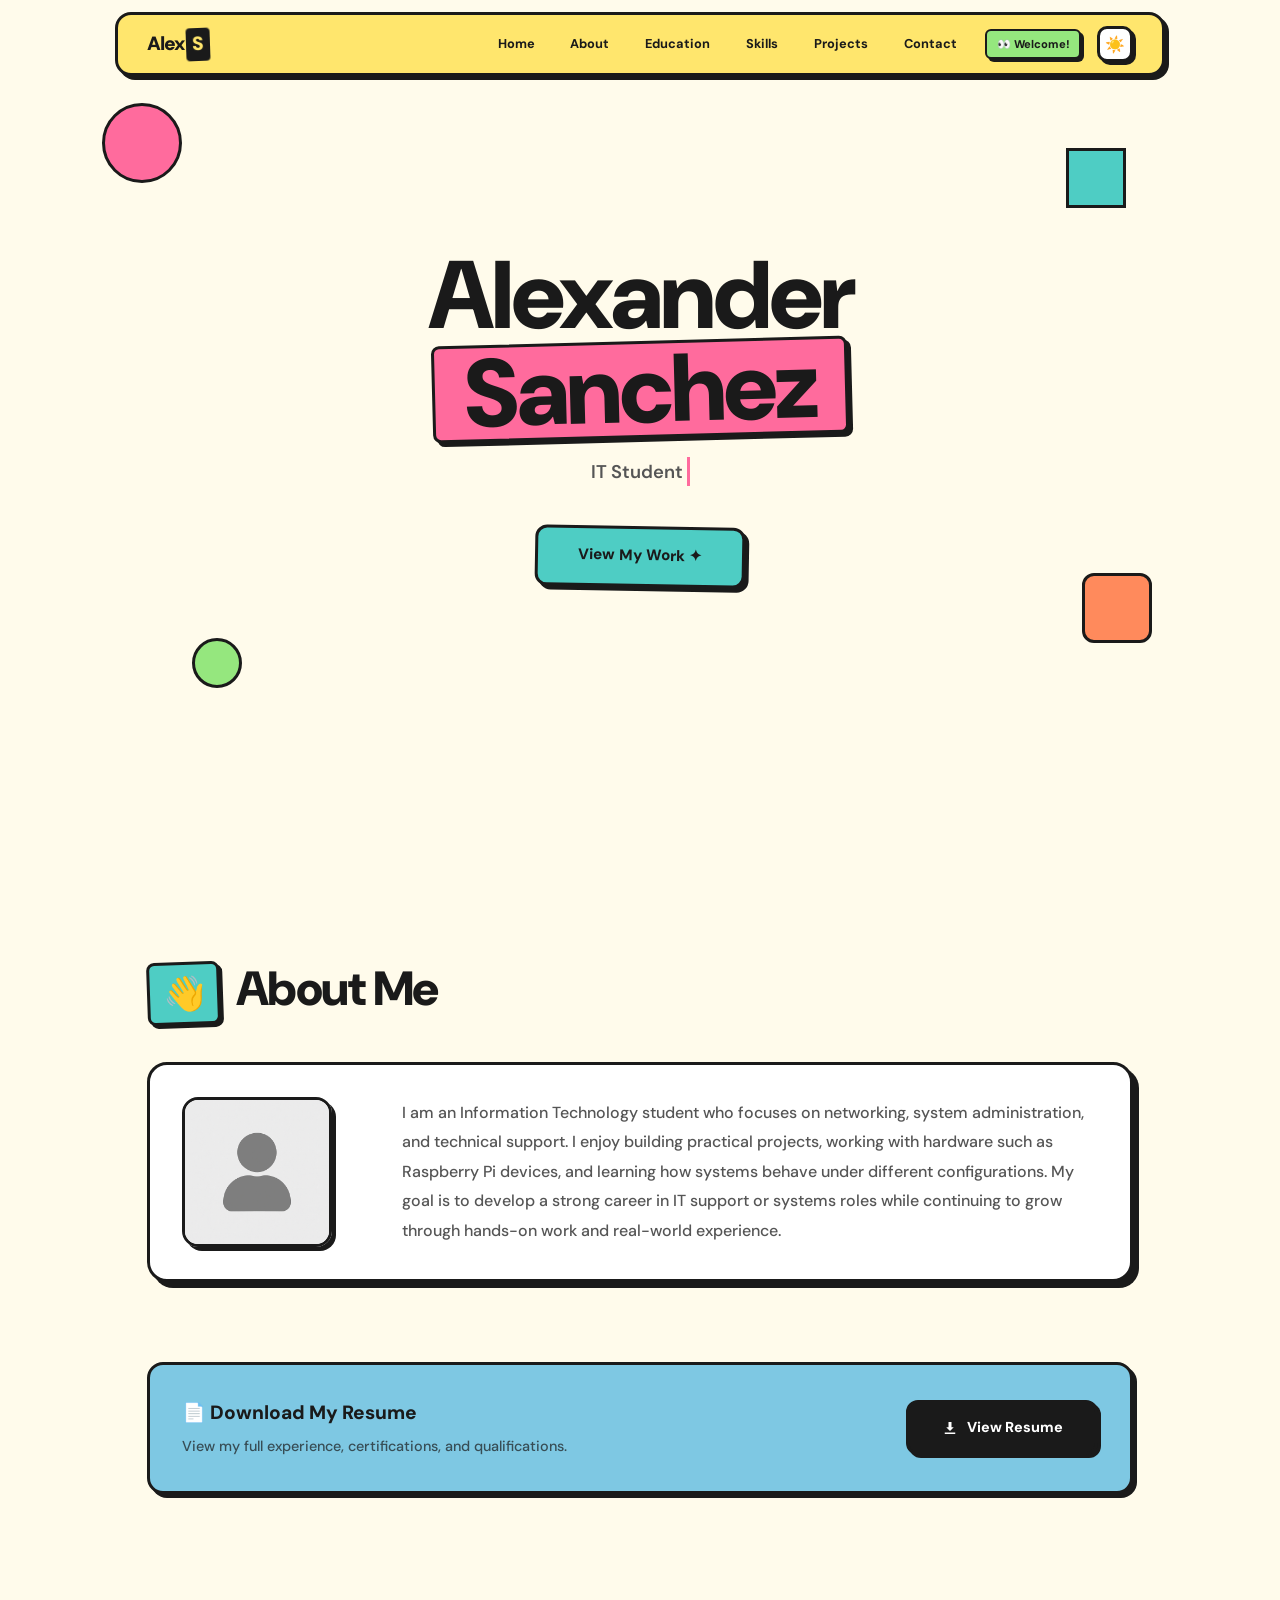
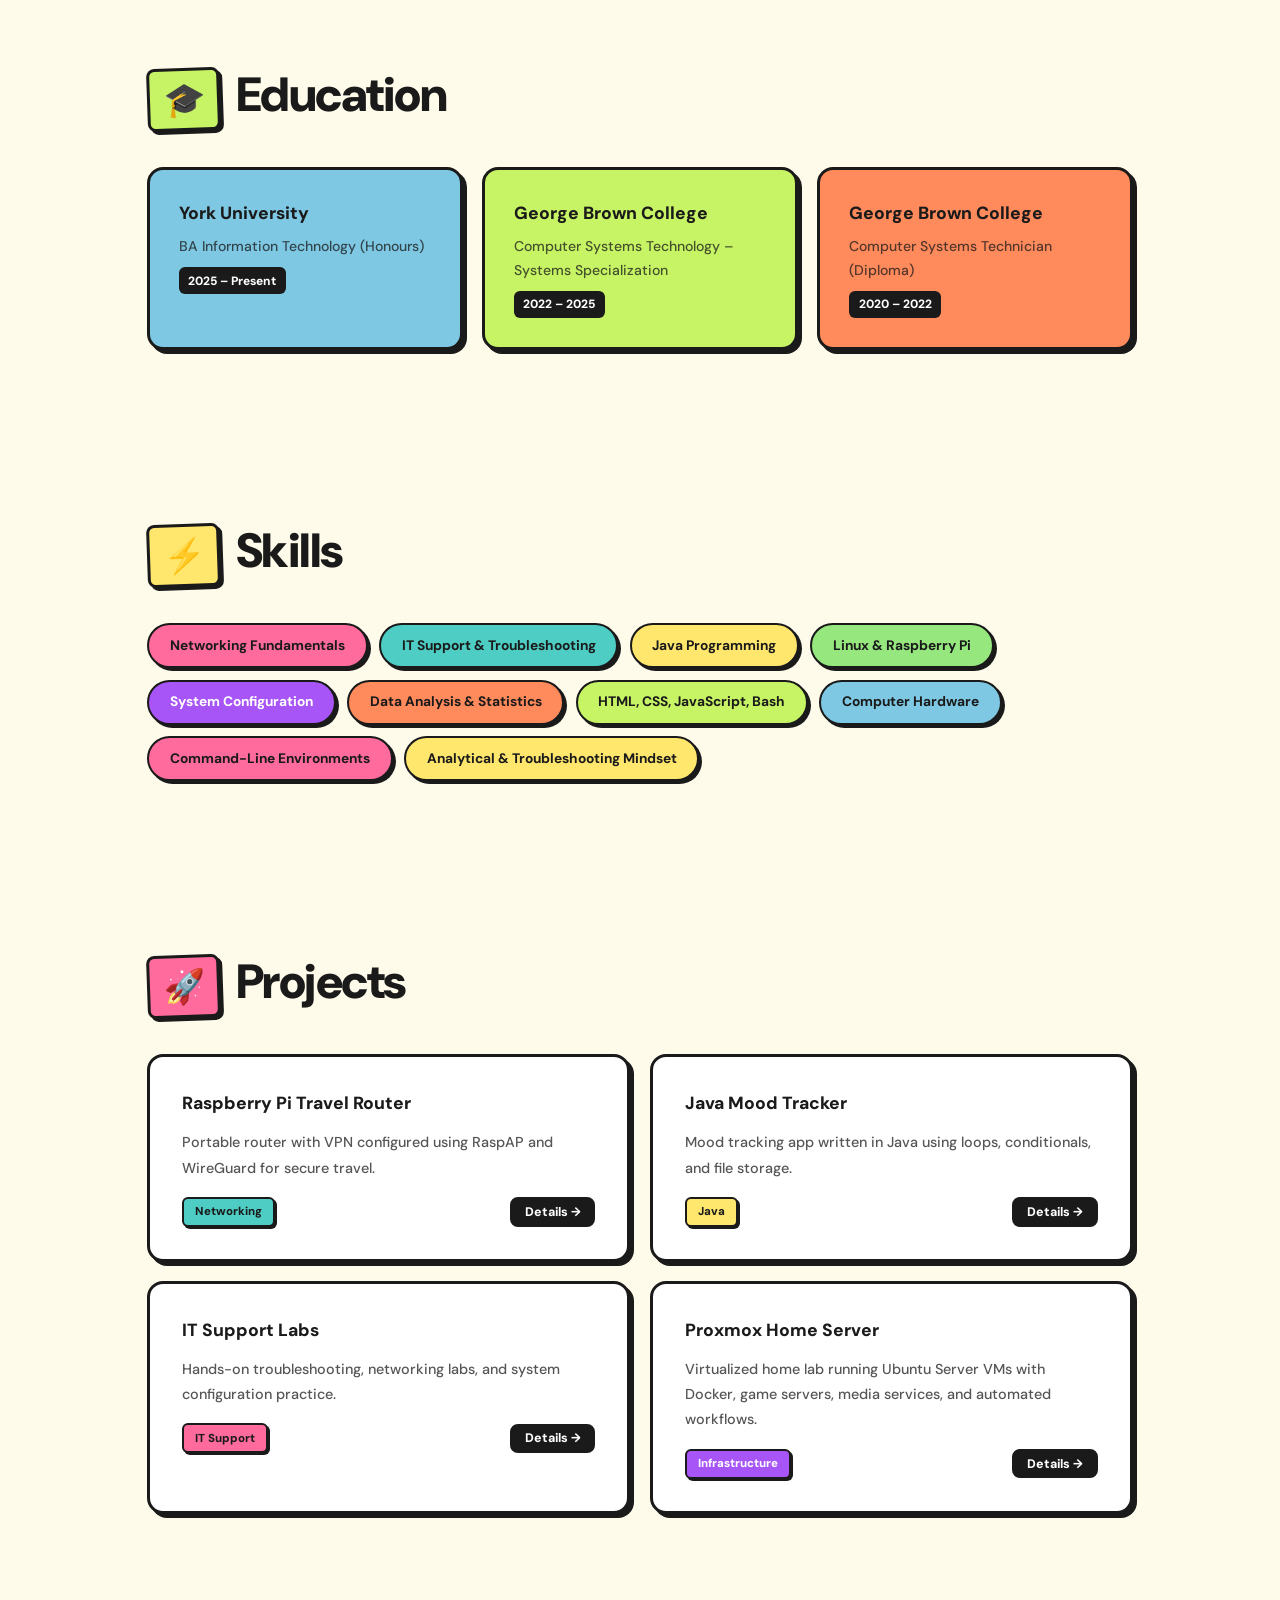
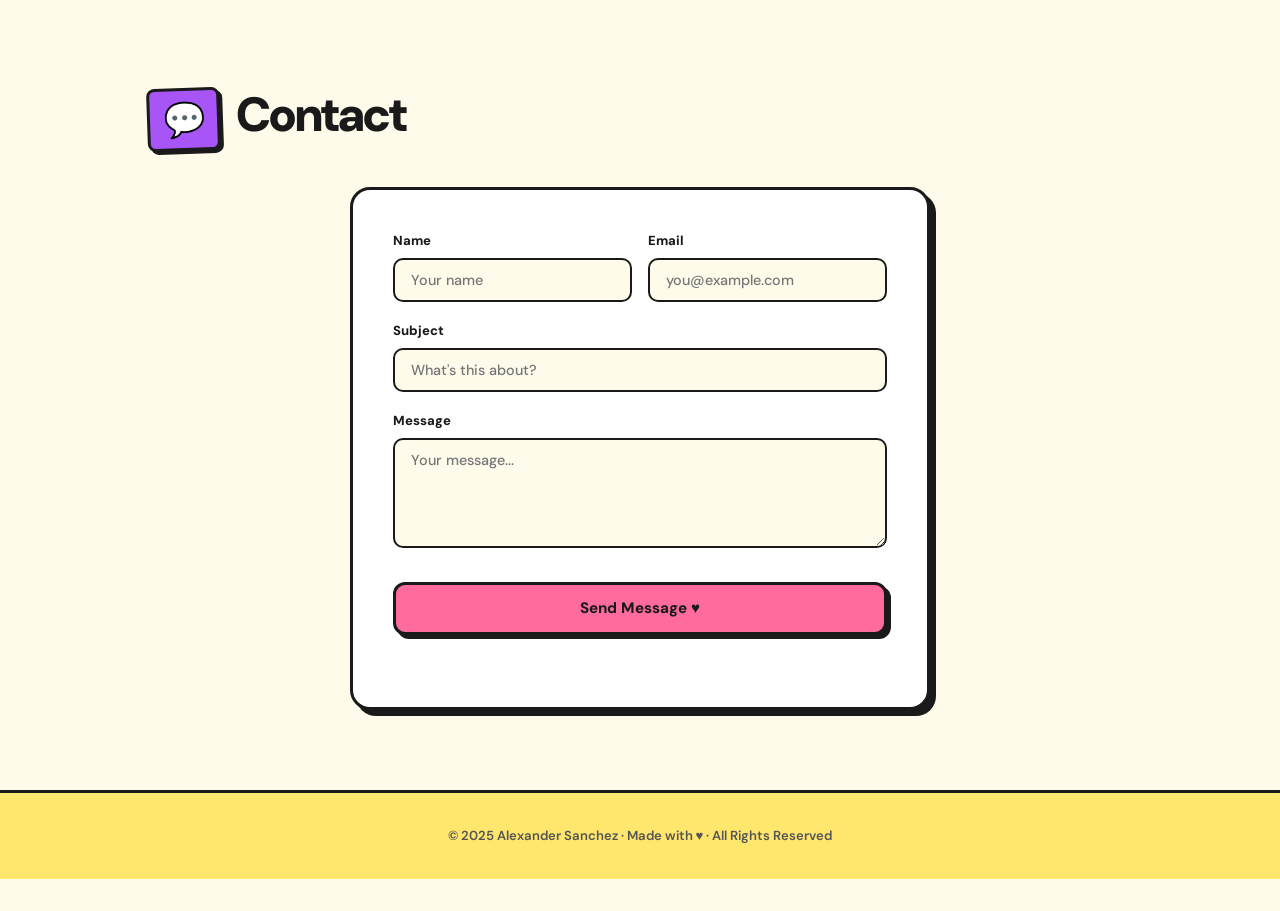
<file: index.html>
<!DOCTYPE html>
<html lang="en" data-theme="light">
<head>
<meta charset="UTF-8">
<meta name="viewport" content="width=device-width, initial-scale=1.0">
<title>Alexander Sanchez | IT Professional Portfolio</title>
<meta name="description" content="Alexander Sanchez — IT Systems, Networking & Technical Support professional. York University IT student with hands-on project experience.">
<meta property="og:title" content="Alexander Sanchez | Portfolio">
<meta property="og:description" content="IT Systems, Networking & Technical Support. Explore my projects, skills, and experience.">
<meta property="og:type" content="website">
<meta property="og:image" content="images/og-preview.png">
<meta property="og:url" content="https://alexandersanchez27.github.io/">
<meta name="twitter:card" content="summary_large_image">
<link rel="icon" href="images/favicon.png">
<style>
@import url('https://fonts.googleapis.com/css2?family=DM+Sans:wght@400;500;600;700;800;900&display=swap');

*,*::before,*::after{margin:0;padding:0;box-sizing:border-box}

[data-theme="light"]{
  --bg:#fffbeb;--black:#1a1a1a;--card:#fff;
  --pink:#ff6b9d;--blue:#4ecdc4;--yellow:#ffe66d;
  --purple:#a855f7;--orange:#ff8a5c;--green:#95e77e;
  --lime:#c7f464;--sky:#7ec8e3;
  --text:#1a1a1a;--text2:#555;--text3:#888;
  --shadow:4px 4px 0 var(--black);--shadow-lg:6px 6px 0 var(--black);--shadow-sm:3px 3px 0 var(--black);
  --nav-bg:var(--yellow);--footer-bg:var(--yellow);
  --modal-overlay:rgba(0,0,0,0.5);
}
[data-theme="dark"]{
  --bg:#1a1a2e;--black:#000;--card:#262640;
  --pink:#ff6b9d;--blue:#4ecdc4;--yellow:#ffe66d;
  --purple:#a855f7;--orange:#ff8a5c;--green:#95e77e;
  --lime:#c7f464;--sky:#7ec8e3;
  --text:#f0f0f0;--text2:#b0b0c0;--text3:#777;
  --shadow:4px 4px 0 #000;--shadow-lg:6px 6px 0 #000;--shadow-sm:3px 3px 0 #000;
  --nav-bg:#2a2a45;--footer-bg:#2a2a45;
  --modal-overlay:rgba(0,0,0,0.7);
}

html{scroll-behavior:smooth;font-size:16px}
body{font-family:'DM Sans',sans-serif;background:var(--bg);color:var(--text);overflow-x:hidden;line-height:1.7;transition:background .4s,color .4s}

::-webkit-scrollbar{width:8px}
::-webkit-scrollbar-track{background:var(--bg)}
::-webkit-scrollbar-thumb{background:var(--black);border:2px solid var(--bg)}

.page-transition{position:fixed;inset:0;background:var(--yellow);z-index:100000;transform:scaleY(0);transform-origin:bottom;pointer-events:none}
.page-transition.active{animation:pageWipe .6s ease forwards}
@keyframes pageWipe{0%{transform:scaleY(0);transform-origin:bottom}50%{transform:scaleY(1);transform-origin:bottom}50.1%{transform-origin:top}100%{transform:scaleY(0);transform-origin:top}}

.navbar{
  position:fixed;top:12px;left:50%;transform:translateX(-50%);z-index:1000;
  display:flex;align-items:center;justify-content:space-between;
  padding:.7rem 1.8rem;width:min(94%,1050px);
  background:var(--nav-bg);border:3px solid var(--black);border-radius:16px;
  box-shadow:var(--shadow);transition:all .4s;
}
.logo{font-size:1.2rem;font-weight:900;letter-spacing:-1px}
.logo span{display:inline-block;background:var(--black);color:var(--yellow);padding:0 .4rem;border-radius:4px;margin-left:2px;transform:rotate(-2deg)}
.nav-right{display:flex;align-items:center;gap:1rem}
.nav-links{display:flex;gap:.8rem;align-items:center}
.nav-links a{color:var(--text);text-decoration:none;font-size:.8rem;font-weight:700;padding:.3rem .6rem;border-radius:8px;border:2px solid transparent;transition:all .15s}
.nav-links a:hover{border-color:var(--black);background:var(--card);box-shadow:var(--shadow-sm)}
.theme-toggle{width:36px;height:36px;border-radius:10px;border:3px solid var(--black);background:var(--card);font-size:1rem;cursor:pointer;display:flex;align-items:center;justify-content:center;box-shadow:var(--shadow-sm);transition:all .15s;padding:0}
.theme-toggle:hover{transform:translateY(2px);box-shadow:1px 1px 0 var(--black)}

.hamburger{display:none;flex-direction:column;gap:5px;cursor:pointer;background:none;border:none;padding:4px;z-index:1001}
.hamburger span{display:block;width:22px;height:3px;background:var(--black);border-radius:2px;transition:all .3s}
.hamburger.active span:nth-child(1){transform:rotate(45deg) translate(5px,6px)}
.hamburger.active span:nth-child(2){opacity:0}
.hamburger.active span:nth-child(3){transform:rotate(-45deg) translate(5px,-6px)}
[data-theme="dark"] .hamburger span{background:var(--text)}

.visitor-badge{
  font-size:.7rem;font-weight:800;padding:.2rem .6rem;
  background:var(--green);border:2px solid var(--black);border-radius:6px;
  box-shadow:var(--shadow-sm);white-space:nowrap;color:var(--black);
}

.hero{min-height:100vh;display:flex;align-items:center;justify-content:center;text-align:center;padding:0 2rem;margin-top:-2rem;position:relative;overflow:hidden}
.shape{position:absolute;border:3px solid var(--black);z-index:0}
.shape-1{width:80px;height:80px;background:var(--pink);border-radius:50%;top:15%;left:8%;animation:bob 4s ease-in-out infinite}
.shape-2{width:60px;height:60px;background:var(--blue);top:20%;right:12%;animation:bob 5s ease-in-out infinite .5s}
.shape-3{width:50px;height:50px;background:var(--green);border-radius:50%;bottom:20%;left:15%;animation:bob 4.5s ease-in-out infinite 1s}
.shape-4{width:70px;height:70px;background:var(--orange);bottom:25%;right:10%;border-radius:12px;animation:bob 5.5s ease-in-out infinite 1.5s}
@keyframes bob{0%,100%{transform:translateY(0)}50%{transform:translateY(-15px)}}

.hero-content{position:relative;z-index:1}
.hero h1{font-size:clamp(3rem,8vw,6rem);font-weight:900;letter-spacing:-3px;line-height:.95;margin-bottom:1.2rem}
.hero h1 .highlight{display:inline-block;background:var(--pink);padding:0 .3em;border:3px solid var(--black);border-radius:8px;box-shadow:var(--shadow);transform:rotate(-1.5deg)}

.typing-wrapper{height:1.8em;margin-bottom:2.5rem;overflow:hidden}
.typing-text{font-size:clamp(.95rem,1.5vw,1.15rem);font-weight:600;color:var(--text2);border-right:3px solid var(--pink);padding-right:4px;display:inline-block;white-space:nowrap}

.cta-btn{
  display:inline-block;padding:.9rem 2.5rem;background:var(--blue);color:var(--black);
  text-decoration:none;font-size:.95rem;font-weight:800;
  border:3px solid var(--black);border-radius:12px;box-shadow:var(--shadow);transition:all .1s;transform:rotate(1deg);
}
.cta-btn:hover{transform:rotate(0deg) translateY(2px);box-shadow:2px 2px 0 var(--black)}

.section{max-width:1050px;margin:0 auto;padding:5rem 2rem;position:relative}
.section h2{font-size:clamp(2rem,4vw,3rem);font-weight:900;letter-spacing:-1.5px;margin-bottom:2rem}
.section h2 .badge{display:inline-block;font-size:.7em;padding:0 .4em;border:3px solid var(--black);border-radius:8px;box-shadow:var(--shadow-sm);transform:rotate(-2deg);margin-right:.2em}

.fade-in{opacity:0;transform:translateY(25px);transition:all .6s ease}
.fade-in.visible{opacity:1;transform:translateY(0)}

.about-card{display:grid;grid-template-columns:180px 1fr;gap:2.5rem;align-items:center;padding:2rem;background:var(--card);border:3px solid var(--black);border-radius:20px;box-shadow:var(--shadow-lg)}
.about-img{width:150px;height:150px;border-radius:16px;object-fit:cover;border:3px solid var(--black);box-shadow:var(--shadow)}
.about-text{color:var(--text2);font-size:1rem;line-height:1.85;font-weight:500}

.resume-card{display:flex;align-items:center;justify-content:space-between;flex-wrap:wrap;gap:1.5rem;padding:2rem;background:var(--sky);border:3px solid var(--black);border-radius:16px;box-shadow:var(--shadow)}
.resume-info h3{font-size:1.2rem;font-weight:800;margin-bottom:.3rem}
.resume-info p{font-size:.9rem;color:var(--black);opacity:.7;font-weight:500}
.resume-btn{display:inline-flex;align-items:center;gap:.5rem;padding:.75rem 2rem;background:var(--black);color:#fff;text-decoration:none;font-size:.9rem;font-weight:800;border:3px solid var(--black);border-radius:12px;box-shadow:var(--shadow-sm);transition:all .15s}
.resume-btn:hover{background:var(--yellow);color:var(--black);transform:translateY(2px);box-shadow:1px 1px 0 var(--black)}
.resume-btn svg{width:18px;height:18px;fill:currentColor}

.edu-grid{display:grid;grid-template-columns:repeat(auto-fit,minmax(280px,1fr));gap:1.2rem}
.edu-card{padding:1.8rem;border:3px solid var(--black);border-radius:16px;box-shadow:var(--shadow);transition:all .15s}
.edu-card:hover{transform:translateY(2px);box-shadow:2px 2px 0 var(--black)}
.edu-card:nth-child(1){background:var(--sky)}
.edu-card:nth-child(2){background:var(--lime)}
.edu-card:nth-child(3){background:var(--orange)}
.edu-card h3{font-size:1.1rem;font-weight:800;margin-bottom:.4rem;color:var(--black)}
.edu-program{font-size:.88rem;color:var(--black);font-weight:500;opacity:.75;margin-bottom:.4rem}
.edu-year{display:inline-block;font-size:.75rem;font-weight:800;padding:.2rem .6rem;background:var(--black);color:#fff;border-radius:6px}

.skills-grid{display:flex;flex-wrap:wrap;gap:.7rem}
.skill-card{padding:.55rem 1.3rem;font-size:.86rem;font-weight:700;color:var(--black);border:2.5px solid var(--black);border-radius:100px;box-shadow:var(--shadow-sm);cursor:default;transition:all .15s}
.skill-card:hover{transform:translateY(2px);box-shadow:1px 1px 0 var(--black)}
.skill-card:nth-child(10n+1){background:var(--pink)}
.skill-card:nth-child(10n+2){background:var(--blue)}
.skill-card:nth-child(10n+3){background:var(--yellow)}
.skill-card:nth-child(10n+4){background:var(--green)}
.skill-card:nth-child(10n+5){background:var(--purple);color:#fff}
.skill-card:nth-child(10n+6){background:var(--orange)}
.skill-card:nth-child(10n+7){background:var(--lime)}
.skill-card:nth-child(10n+8){background:var(--sky)}
.skill-card:nth-child(10n+9){background:var(--pink)}
.skill-card:nth-child(10n+10){background:var(--yellow)}

.project-grid{display:grid;grid-template-columns:repeat(2,1fr);gap:1.2rem}
.project-card{padding:2rem;background:var(--card);border:3px solid var(--black);border-radius:16px;box-shadow:var(--shadow);transition:all .15s}
.project-card:hover{transform:translateY(3px);box-shadow:2px 2px 0 var(--black)}
.project-card h3{font-size:1.1rem;font-weight:800;margin-bottom:.7rem}
.project-card p{color:var(--text2);font-size:.9rem;line-height:1.75;font-weight:500}
.project-footer{display:flex;align-items:center;justify-content:space-between;margin-top:1rem;flex-wrap:wrap;gap:.5rem}
.project-tag{display:inline-block;padding:.2rem .7rem;font-size:.72rem;font-weight:800;color:var(--black);border:2px solid var(--black);border-radius:6px;box-shadow:2px 2px 0 var(--black)}
.project-card:nth-child(1) .project-tag{background:var(--blue)}
.project-card:nth-child(2) .project-tag{background:var(--yellow)}
.project-card:nth-child(3) .project-tag{background:var(--pink)}
.project-card:nth-child(4) .project-tag{background:var(--purple);color:#fff}
.project-details-btn{font-size:.78rem;font-weight:800;padding:.3rem .8rem;background:var(--black);color:#fff;border:2px solid var(--black);border-radius:8px;cursor:pointer;transition:all .15s;font-family:inherit}
.project-details-btn:hover{background:var(--yellow);color:var(--black)}

.modal-overlay{position:fixed;inset:0;background:var(--modal-overlay);z-index:10000;display:none;align-items:center;justify-content:center;padding:2rem;backdrop-filter:blur(4px)}
.modal-overlay.active{display:flex}
.modal{background:var(--card);border:3px solid var(--black);border-radius:20px;box-shadow:var(--shadow-lg);max-width:650px;width:100%;max-height:85vh;overflow-y:auto;padding:2.5rem;position:relative}
.modal-close{position:absolute;top:1rem;right:1rem;width:36px;height:36px;background:var(--pink);border:3px solid var(--black);border-radius:8px;font-size:1.1rem;font-weight:900;cursor:pointer;display:flex;align-items:center;justify-content:center;box-shadow:var(--shadow-sm);transition:all .15s;font-family:inherit;color:var(--black)}
.modal-close:hover{transform:translateY(2px);box-shadow:1px 1px 0 var(--black)}
.modal h3{font-size:1.5rem;font-weight:900;margin-bottom:.5rem;padding-right:2.5rem}
.modal .modal-tag{display:inline-block;padding:.2rem .6rem;font-size:.72rem;font-weight:800;background:var(--blue);border:2px solid var(--black);border-radius:6px;margin-bottom:1rem;color:var(--black)}
.modal .modal-img{width:100%;border-radius:12px;border:3px solid var(--black);box-shadow:var(--shadow);margin-bottom:1.5rem;background:var(--bg)}
.modal p{color:var(--text2);font-size:.95rem;line-height:1.85;font-weight:500;margin-bottom:1rem}
.modal .tech-list{display:flex;flex-wrap:wrap;gap:.4rem;margin-top:.5rem}
.modal .tech-item{font-size:.75rem;font-weight:700;padding:.2rem .6rem;background:var(--lime);border:2px solid var(--black);border-radius:6px;color:var(--black)}

.contact-form{max-width:580px;margin:0 auto;padding:2.5rem;background:var(--card);border:3px solid var(--black);border-radius:20px;box-shadow:var(--shadow-lg)}
.form-group{margin-bottom:1.1rem}
.form-group label{display:block;font-size:.82rem;font-weight:800;margin-bottom:.35rem}
.form-group input,.form-group textarea{width:100%;padding:.7rem 1rem;font-size:.9rem;font-family:inherit;font-weight:500;background:var(--bg);border:2.5px solid var(--black);border-radius:10px;color:var(--text);outline:none;transition:all .2s}
.form-group input:focus,.form-group textarea:focus{box-shadow:var(--shadow-sm);transform:translateY(-1px)}
.form-group textarea{resize:vertical;min-height:110px}
.form-row{display:grid;grid-template-columns:1fr 1fr;gap:1rem}
.submit-btn{width:100%;padding:.85rem;font-size:.95rem;font-weight:800;font-family:inherit;background:var(--pink);color:var(--black);border:3px solid var(--black);border-radius:12px;box-shadow:var(--shadow);cursor:pointer;transition:all .15s;margin-top:.5rem}
.submit-btn:hover{transform:translateY(3px);box-shadow:1px 1px 0 var(--black)}
.form-status{text-align:center;margin-top:1rem;font-size:.85rem;font-weight:700;min-height:1.2em}
.form-status.success{color:#2a7a3a}
.form-status.error{color:#cc3333}
[data-theme="dark"] .form-status.success{color:var(--green)}
[data-theme="dark"] .form-status.error{color:var(--pink)}

.footer{text-align:center;padding:2rem;font-size:.82rem;font-weight:600;color:var(--text2);border-top:3px solid var(--black);background:var(--footer-bg);transition:all .4s}

@media(max-width:768px){
  .hamburger{display:flex}
  .navbar{width:94%;padding:.6rem 1.2rem}
  .nav-links{position:fixed;top:0;right:-100%;width:75%;height:100vh;flex-direction:column;justify-content:center;background:var(--nav-bg);gap:1.5rem;padding:2rem;transition:right .3s;border-left:3px solid var(--black)}
  .nav-links.open{right:0}
  .nav-links a{font-size:1.1rem}
  .about-card{grid-template-columns:1fr;text-align:center;gap:1.5rem}
  .about-img{margin:0 auto}
  .edu-grid,.project-grid{grid-template-columns:1fr}
  .section{padding:3.5rem 1.2rem}
  .shape{display:none}
  .form-row{grid-template-columns:1fr}
  .resume-card{flex-direction:column;text-align:center}
  .modal{padding:1.5rem;margin:1rem}
  .visitor-badge{display:none}
}
</style>
</head>
<body>

<div class="page-transition" id="pageTransition"></div>

<div class="modal-overlay" id="modalOverlay">
  <div class="modal" id="modalContent">
    <button class="modal-close" id="modalClose">✕</button>
    <div id="modalBody"></div>
  </div>
</div>

<nav class="navbar" id="navbar">
  <div class="logo">Alex<span>S</span></div>
  <button class="hamburger" id="hamburger" aria-label="Toggle menu"><span></span><span></span><span></span></button>
  <div class="nav-right">
    <div class="nav-links" id="navLinks">
      <a href="#home" class="nav-link">Home</a>
      <a href="#about" class="nav-link">About</a>
      <a href="#education" class="nav-link">Education</a>
      <a href="#skills" class="nav-link">Skills</a>
      <a href="#projects" class="nav-link">Projects</a>
      <a href="#contact" class="nav-link">Contact</a>
    </div>
    <div class="visitor-badge" id="visitorBadge">👀 --- visitors</div>
    <button class="theme-toggle" id="themeToggle" aria-label="Toggle theme">☀️</button>
  </div>
</nav>

<header class="hero" id="home">
  <div class="shape shape-1"></div><div class="shape shape-2"></div>
  <div class="shape shape-3"></div><div class="shape shape-4"></div>
  <div class="hero-content fade-in">
    <h1>Alexander<br><span class="highlight">Sanchez</span></h1>
    <div class="typing-wrapper">
      <span class="typing-text" id="typingText"></span>
    </div>
    <a href="#projects" class="cta-btn nav-link">View My Work ✦</a>
  </div>
</header>

<section id="about" class="section">
  <h2 class="fade-in"><span class="badge" style="background:var(--blue)">👋</span> About Me</h2>
  <div class="about-card fade-in">
    <img src="images/profile.png" alt="Alexander Sanchez" class="about-img">
    <p class="about-text">I am an Information Technology student who focuses on networking, system administration, and technical support. I enjoy building practical projects, working with hardware such as Raspberry Pi devices, and learning how systems behave under different configurations. My goal is to develop a strong career in IT support or systems roles while continuing to grow through hands-on work and real-world experience.</p>
  </div>
</section>

<section id="resume" class="section" style="padding-top:0">
  <div class="resume-card fade-in">
    <div class="resume-info">
      <h3>📄 Download My Resume</h3>
      <p>View my full experience, certifications, and qualifications.</p>
    </div>
    <a href="https://alexandersanchez27.github.io/resume/resume.html" target="_blank" class="resume-btn">
      <svg viewBox="0 0 24 24"><path d="M12 16l-5-5h3V4h4v7h3l-5 5zm-7 4h14v-2H5v2z"/></svg>
      View Resume
    </a>
  </div>
</section>

<section id="education" class="section">
  <h2 class="fade-in"><span class="badge" style="background:var(--lime)">🎓</span> Education</h2>
  <div class="edu-grid">
    <div class="edu-card fade-in"><h3>York University</h3><p class="edu-program">BA Information Technology (Honours)</p><span class="edu-year">2025 – Present</span></div>
    <div class="edu-card fade-in"><h3>George Brown College</h3><p class="edu-program">Computer Systems Technology – Systems Specialization</p><span class="edu-year">2022 – 2025</span></div>
    <div class="edu-card fade-in"><h3>George Brown College</h3><p class="edu-program">Computer Systems Technician (Diploma)</p><span class="edu-year">2020 – 2022</span></div>
  </div>
</section>

<section id="skills" class="section">
  <h2 class="fade-in"><span class="badge" style="background:var(--yellow)">⚡</span> Skills</h2>
  <div class="skills-grid fade-in">
    <div class="skill-card">Networking Fundamentals</div>
    <div class="skill-card">IT Support & Troubleshooting</div>
    <div class="skill-card">Java Programming</div>
    <div class="skill-card">Linux & Raspberry Pi</div>
    <div class="skill-card">System Configuration</div>
    <div class="skill-card">Data Analysis & Statistics</div>
    <div class="skill-card">HTML, CSS, JavaScript, Bash</div>
    <div class="skill-card">Computer Hardware</div>
    <div class="skill-card">Command-Line Environments</div>
    <div class="skill-card">Analytical & Troubleshooting Mindset</div>
  </div>
</section>

<section id="projects" class="section">
  <h2 class="fade-in"><span class="badge" style="background:var(--pink)">🚀</span> Projects</h2>
  <div class="project-grid">
    <div class="project-card fade-in">
      <h3>Raspberry Pi Travel Router</h3>
      <p>Portable router with VPN configured using RaspAP and WireGuard for secure travel.</p>
      <div class="project-footer"><span class="project-tag">Networking</span><button class="project-details-btn" onclick="openModal(0)">Details →</button></div>
    </div>
    <div class="project-card fade-in">
      <h3>Java Mood Tracker</h3>
      <p>Mood tracking app written in Java using loops, conditionals, and file storage.</p>
      <div class="project-footer"><span class="project-tag">Java</span><button class="project-details-btn" onclick="openModal(1)">Details →</button></div>
    </div>
    <div class="project-card fade-in">
      <h3>IT Support Labs</h3>
      <p>Hands-on troubleshooting, networking labs, and system configuration practice.</p>
      <div class="project-footer"><span class="project-tag">IT Support</span><button class="project-details-btn" onclick="openModal(2)">Details →</button></div>
    </div>
    <div class="project-card fade-in">
      <h3>Proxmox Home Server</h3>
      <p>Virtualized home lab running Ubuntu Server VMs with Docker, game servers, media services, and automated workflows.</p>
      <div class="project-footer"><span class="project-tag">Infrastructure</span><button class="project-details-btn" onclick="openModal(3)">Details →</button></div>
    </div>
  </div>
</section>

<section id="contact" class="section">
  <h2 class="fade-in"><span class="badge" style="background:var(--purple);color:#fff">💬</span> Contact</h2>
  <div class="contact-form fade-in">
    <div class="form-row">
      <div class="form-group"><label for="name">Name</label><input type="text" id="name" placeholder="Your name" required></div>
      <div class="form-group"><label for="email">Email</label><input type="email" id="email" placeholder="you@example.com" required></div>
    </div>
    <div class="form-group"><label for="subject">Subject</label><input type="text" id="subject" placeholder="What's this about?"></div>
    <div class="form-group"><label for="message">Message</label><textarea id="message" placeholder="Your message..." required></textarea></div>
    <button class="submit-btn" id="submitBtn">Send Message ♥</button>
    <div class="form-status" id="formStatus"></div>
  </div>
</section>

<footer class="footer">© 2025 Alexander Sanchez · Made with ♥ · All Rights Reserved</footer>

<script>
const pt=document.getElementById('pageTransition');
document.querySelectorAll('.nav-link').forEach(a=>{
  a.addEventListener('click',e=>{
    e.preventDefault();const href=a.getAttribute('href');
    pt.classList.add('active');
    setTimeout(()=>{document.querySelector(href)?.scrollIntoView({behavior:'auto'});pt.classList.remove('active')},300);
    hamburger.classList.remove('active');navLinks.classList.remove('open');
  });
});

const toggle=document.getElementById('themeToggle'),html=document.documentElement;
toggle.addEventListener('click',()=>{
  const isLight=html.getAttribute('data-theme')==='light';
  html.setAttribute('data-theme',isLight?'dark':'light');
  toggle.textContent=isLight?'🌙':'☀️';
});

const hamburger=document.getElementById('hamburger'),navLinks=document.getElementById('navLinks');
hamburger.addEventListener('click',()=>{hamburger.classList.toggle('active');navLinks.classList.toggle('open')});

const roles=['IT Student','Aspiring Systems Administrator','Networking Learner','Homelab Builder','Hands-On Problem Solver', 'Junior Programmer'];
let ri=0,ci=0,deleting=false;
const typingEl=document.getElementById('typingText');
function typeLoop(){
  const word=roles[ri];
  if(!deleting){typingEl.textContent=word.substring(0,ci+1);ci++;if(ci===word.length){deleting=true;setTimeout(typeLoop,2000);return}}
  else{typingEl.textContent=word.substring(0,ci-1);ci--;if(ci===0){deleting=false;ri=(ri+1)%roles.length}}
  setTimeout(typeLoop,deleting?40:80);
}
typeLoop();

const obs=new IntersectionObserver(entries=>{
  entries.forEach(e=>{if(e.isIntersecting){e.target.classList.add('visible');obs.unobserve(e.target)}});
},{threshold:.1});
document.querySelectorAll('.fade-in').forEach(el=>obs.observe(el));

(async()=>{
  try{
    const r=await fetch('https://api.countapi.xyz/hit/alexandersanchez-portfolio/visits');
    const d=await r.json();
    document.getElementById('visitorBadge').textContent='👀 '+d.value.toLocaleString()+' visitors';
  }catch(e){document.getElementById('visitorBadge').textContent = '👀 Welcome!';}
})();

const projects=[
  {
    title:'Raspberry Pi Travel Router',tag:'Networking',tagColor:'var(--blue)',
    img:'images/project-router.png',
    desc:'A portable travel router built on a Raspberry Pi that creates a secure Wi-Fi hotspot with built-in VPN protection. Connected devices route all traffic through an encrypted WireGuard tunnel, protecting data on untrusted networks like hotel and airport Wi-Fi.',
    details:'The router runs RaspAP for access point management and WireGuard for the VPN tunnel. It supports automatic failover, DNS-over-HTTPS for additional privacy, and can be configured remotely via a web dashboard. The entire setup fits in a pocket-sized enclosure.',
    tech:['Raspberry Pi','RaspAP','WireGuard','Linux','Networking','DNS','DHCP']
  },
  {
    title:'Java Mood Tracker',tag:'Java',tagColor:'var(--yellow)',
    img:'images/project-mood.png',
    desc:'A command-line mood tracking application that lets users log daily mood entries, view historical data, and identify patterns over time. Data is stored persistently in text files.',
    details:'Built with core Java using object-oriented principles. Implements file I/O for persistent storage, input validation, date handling, and basic statistics to show mood trends. The project demonstrates clean code structure with separate classes for data models, file handling, and user interface.',
    tech:['Java','OOP','File I/O','Data Structures','CLI']
  },
  {
    title:'IT Support Labs',tag:'IT Support',tagColor:'var(--pink)',
    img:'images/project-labs.png',
    desc:'A collection of hands-on labs covering real-world IT support scenarios including hardware troubleshooting, network configuration, and system administration tasks.',
    details:'Labs include Active Directory management, Group Policy configuration, network troubleshooting with Wireshark, disk imaging and deployment, remote desktop setup, and printer management. Each lab documents the problem, methodology, and solution.',
    tech:['Active Directory','Wireshark','Group Policy','Windows Server','TCP/IP','Troubleshooting']
  },
  {
    title:'Proxmox Home Server',tag:'Infrastructure',tagColor:'var(--purple)',
    img:'images/project-homeserver.png',
    desc:'Built a home lab on Proxmox VE, running Ubuntu Server virtual machines to host multiple services including a Dockerized media platform, a Minecraft game server, and automated data workflows — all managed and maintained through the command line.',
    details:'Set up Proxmox VE as a Type 1 hypervisor to manage multiple Ubuntu Server VMs on dedicated hardware. One VM runs a Dockerized media stack with 8+ containerized services including a streaming server, request management, automation agents, and download clients with automated file processing and organized storage on mounted external drives. A second VM hosts a Fabric-based game server managed with systemd, featuring persistent world data separated from application files using symbolic links, a full backup and restore strategy, and crash recovery workflows. Diagnosed and resolved real-world issues across the stack including container port conflicts (using ss -ltnp), corrupted packages, service startup failures, file permission errors, and server performance degradation through live log analysis with journalctl. Configured secure remote access via tunneling without direct router control.',
    tech:['Proxmox VE','Ubuntu Server','Docker','systemd','Bash','Symbolic Links','journalctl','Container Networking','Backup & Recovery','Port Management','SSL','Tunneling','Log Analysis']
  }
];
const overlay=document.getElementById('modalOverlay'),modalBody=document.getElementById('modalBody');
function openModal(i){
  const p=projects[i];
  modalBody.innerHTML=`
    <h3>${p.title}</h3>
    <span class="modal-tag" style="background:${p.tagColor}">${p.tag}</span>
    <div class="modal-img" style="height:200px;display:flex;align-items:center;justify-content:center;font-size:.9rem;color:var(--text3);font-weight:600">📸 Project Screenshot</div>
    <p>${p.desc}</p>
    <p>${p.details}</p>
    <p style="font-weight:700;margin-bottom:.4rem;color:var(--text)">Technologies Used:</p>
    <div class="tech-list">${p.tech.map(t=>`<span class="tech-item">${t}</span>`).join('')}</div>
  `;
  overlay.classList.add('active');document.body.style.overflow='hidden';
}
document.getElementById('modalClose').addEventListener('click',()=>{overlay.classList.remove('active');document.body.style.overflow=''});
overlay.addEventListener('click',e=>{if(e.target===overlay){overlay.classList.remove('active');document.body.style.overflow=''}});

const submitBtn=document.getElementById('submitBtn'),formStatus=document.getElementById('formStatus');
submitBtn.addEventListener('click',async()=>{
  const name=document.getElementById('name').value.trim();
  const email=document.getElementById('email').value.trim();
  const subject=document.getElementById('subject').value.trim();
  const message=document.getElementById('message').value.trim();
  if(!name||!email||!message){formStatus.textContent='Please fill in all required fields!';formStatus.className='form-status error';return}
  submitBtn.textContent='Sending...';submitBtn.disabled=true;
  try{
    const res=await fetch('https://formspree.io/f/xzdkeryq',{
      method:'POST',headers:{'Content-Type':'application/json','Accept':'application/json'},
      body:JSON.stringify({name,email,subject,message})
    });
    if(res.ok){
      formStatus.textContent='Message sent! I\'ll get back to you soon ♥';formStatus.className='form-status success';
      document.getElementById('name').value='';document.getElementById('email').value='';
      document.getElementById('subject').value='';document.getElementById('message').value='';
    }else{formStatus.textContent='Oops! Something went wrong.';formStatus.className='form-status error'}
  }catch(e){formStatus.textContent='Network error. Please try again!';formStatus.className='form-status error'}
  submitBtn.textContent='Send Message ♥';submitBtn.disabled=false;
});
</script>
</body>
</html>
</file>
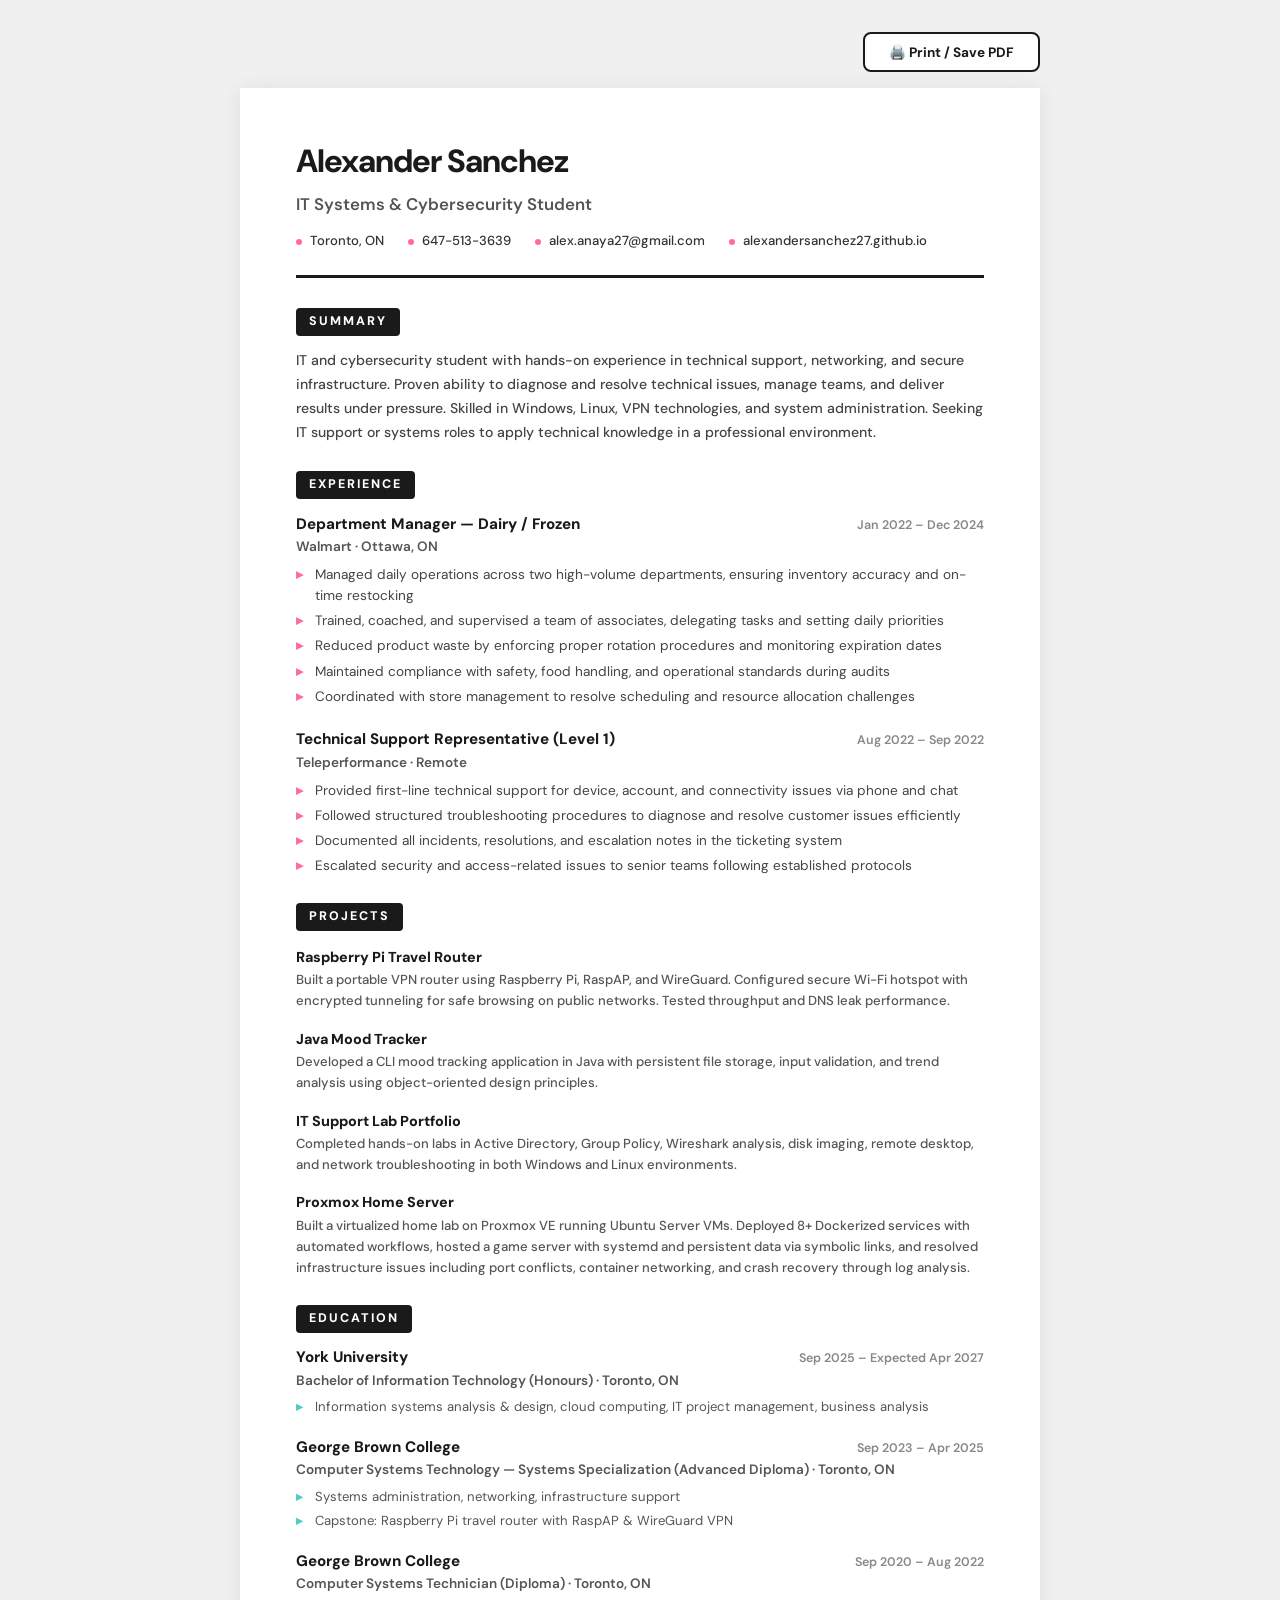
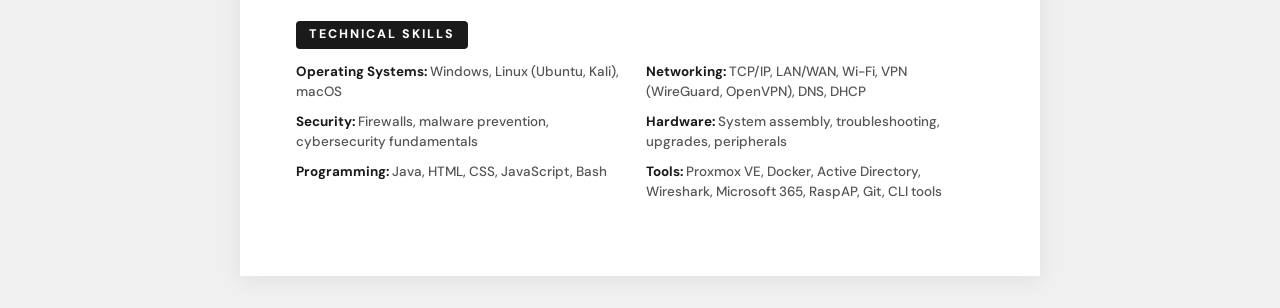
<file: resume/resume.html>
<!DOCTYPE html>
<html lang="en">
<head>
<meta charset="UTF-8">
<meta name="viewport" content="width=device-width, initial-scale=1.0">
<title>Alexander Sanchez — Resume</title>
<style>
@import url('https://fonts.googleapis.com/css2?family=DM+Sans:wght@400;500;600;700;800&display=swap');

*{margin:0;padding:0;box-sizing:border-box}
body{font-family:'DM Sans',sans-serif;background:#f0f0f0;color:#1a1a1a;line-height:1.6;padding:2rem}

.resume{
  max-width:800px;margin:0 auto;background:#fff;
  padding:3rem 3.5rem;box-shadow:0 2px 20px rgba(0,0,0,0.08);
}

/* Print button */
.print-bar{max-width:800px;margin:0 auto 1rem;display:flex;gap:.8rem;justify-content:flex-end}
.print-btn{
  padding:.6rem 1.5rem;font-family:inherit;font-size:.85rem;font-weight:700;
  background:#1a1a1a;color:#fff;border:none;border-radius:8px;cursor:pointer;
  transition:all .2s;
}
.print-btn:hover{background:#ff6b9d}
.print-btn.secondary{background:#fff;color:#1a1a1a;border:2px solid #1a1a1a}
.print-btn.secondary:hover{background:#ffe66d}

/* Header */
.header{margin-bottom:1.8rem;border-bottom:3px solid #1a1a1a;padding-bottom:1.5rem}
.header h1{font-size:2rem;font-weight:800;letter-spacing:-1px;margin-bottom:.2rem}
.header .title{font-size:1.05rem;font-weight:600;color:#555;margin-bottom:.8rem}
.contact-row{display:flex;flex-wrap:wrap;gap:.5rem 1.5rem;font-size:.82rem;font-weight:500;color:#333}
.contact-row a{color:#333;text-decoration:none}
.contact-row span::before{content:'';display:inline-block;width:6px;height:6px;background:#ff6b9d;border-radius:50%;margin-right:.5rem;vertical-align:middle}

/* Section */
.section{margin-bottom:1.6rem}
.section-title{
  font-size:.78rem;font-weight:800;text-transform:uppercase;
  letter-spacing:2px;color:#fff;background:#1a1a1a;
  display:inline-block;padding:.25rem .8rem;border-radius:4px;
  margin-bottom:.8rem;
}

/* Experience */
.exp-item{margin-bottom:1.3rem}
.exp-header{display:flex;justify-content:space-between;align-items:baseline;flex-wrap:wrap;gap:.3rem}
.exp-role{font-size:.95rem;font-weight:800}
.exp-date{font-size:.78rem;font-weight:600;color:#888}
.exp-company{font-size:.85rem;font-weight:600;color:#555;margin-bottom:.4rem}
.exp-bullets{list-style:none;padding:0}
.exp-bullets li{font-size:.85rem;color:#444;padding-left:1.2rem;position:relative;margin-bottom:.25rem;line-height:1.55}
.exp-bullets li::before{content:'▸';position:absolute;left:0;color:#ff6b9d;font-weight:700}

/* Education */
.edu-item{margin-bottom:1.1rem}
.edu-header{display:flex;justify-content:space-between;align-items:baseline;flex-wrap:wrap;gap:.3rem}
.edu-school{font-size:.95rem;font-weight:800}
.edu-date{font-size:.78rem;font-weight:600;color:#888}
.edu-degree{font-size:.85rem;font-weight:600;color:#555;margin-bottom:.3rem}
.edu-details{list-style:none;padding:0}
.edu-details li{font-size:.82rem;color:#555;padding-left:1.2rem;position:relative;margin-bottom:.2rem}
.edu-details li::before{content:'▸';position:absolute;left:0;color:#4ecdc4;font-weight:700}

/* Skills */
.skills-grid{display:grid;grid-template-columns:1fr 1fr;gap:.6rem .8rem}
.skill-row{font-size:.84rem;line-height:1.5}
.skill-label{font-weight:700;color:#1a1a1a}
.skill-value{color:#555;font-weight:500}

/* Projects */
.project-item{margin-bottom:.9rem}
.project-name{font-size:.9rem;font-weight:800}
.project-desc{font-size:.82rem;color:#555;font-weight:500}

/* Print styles */
@media print{
  body{background:#fff;padding:0}
  .resume{box-shadow:none;padding:2rem 2.5rem}
  .print-bar{display:none}
  .section-title{border:1px solid #1a1a1a;-webkit-print-color-adjust:exact;print-color-adjust:exact}
  .exp-bullets li::before,.edu-details li::before{-webkit-print-color-adjust:exact;print-color-adjust:exact}
}

@media(max-width:600px){
  body{padding:.5rem}
  .resume{padding:1.5rem}
  .skills-grid{grid-template-columns:1fr}
  .exp-header,.edu-header{flex-direction:column}
}
</style>
</head>
<body>

<div class="print-bar">
  <button class="print-btn secondary" onclick="window.print()">🖨️ Print / Save PDF</button>
</div>

<div class="resume">

  <!-- Header -->
  <div class="header">
    <h1>Alexander Sanchez</h1>
    <p class="title">IT Systems &amp; Cybersecurity Student</p>
    <div class="contact-row">
      <span>Toronto, ON</span>
      <span>647-513-3639</span>
      <span><a href="mailto:alex.anaya27@gmail.com">alex.anaya27@gmail.com</a></span>
      <span><a href="https://alexandersanchez27.github.io/">alexandersanchez27.github.io</a></span>
    </div>
  </div>

  <!-- Summary -->
  <div class="section">
    <div class="section-title">Summary</div>
    <p style="font-size:.88rem;color:#444;line-height:1.7;font-weight:500">
      IT and cybersecurity student with hands-on experience in technical support, networking, and secure infrastructure. Proven ability to diagnose and resolve technical issues, manage teams, and deliver results under pressure. Skilled in Windows, Linux, VPN technologies, and system administration. Seeking IT support or systems roles to apply technical knowledge in a professional environment.
    </p>
  </div>

  <!-- Experience -->
  <div class="section">
    <div class="section-title">Experience</div>

    <div class="exp-item">
      <div class="exp-header">
        <span class="exp-role">Department Manager — Dairy / Frozen</span>
        <span class="exp-date">Jan 2022 – Dec 2024</span>
      </div>
      <div class="exp-company">Walmart · Ottawa, ON</div>
      <ul class="exp-bullets">
        <li>Managed daily operations across two high-volume departments, ensuring inventory accuracy and on-time restocking</li>
        <li>Trained, coached, and supervised a team of associates, delegating tasks and setting daily priorities</li>
        <li>Reduced product waste by enforcing proper rotation procedures and monitoring expiration dates</li>
        <li>Maintained compliance with safety, food handling, and operational standards during audits</li>
        <li>Coordinated with store management to resolve scheduling and resource allocation challenges</li>
      </ul>
    </div>

    <div class="exp-item">
      <div class="exp-header">
        <span class="exp-role">Technical Support Representative (Level 1)</span>
        <span class="exp-date">Aug 2022 – Sep 2022</span>
      </div>
      <div class="exp-company">Teleperformance · Remote</div>
      <ul class="exp-bullets">
        <li>Provided first-line technical support for device, account, and connectivity issues via phone and chat</li>
        <li>Followed structured troubleshooting procedures to diagnose and resolve customer issues efficiently</li>
        <li>Documented all incidents, resolutions, and escalation notes in the ticketing system</li>
        <li>Escalated security and access-related issues to senior teams following established protocols</li>
      </ul>
    </div>
  </div>

  <!-- Projects -->
  <div class="section">
    <div class="section-title">Projects</div>

    <div class="project-item">
      <span class="project-name">Raspberry Pi Travel Router</span>
      <p class="project-desc">Built a portable VPN router using Raspberry Pi, RaspAP, and WireGuard. Configured secure Wi-Fi hotspot with encrypted tunneling for safe browsing on public networks. Tested throughput and DNS leak performance.</p>
    </div>

    <div class="project-item">
      <span class="project-name">Java Mood Tracker</span>
      <p class="project-desc">Developed a CLI mood tracking application in Java with persistent file storage, input validation, and trend analysis using object-oriented design principles.</p>
    </div>

    <div class="project-item">
      <span class="project-name">IT Support Lab Portfolio</span>
      <p class="project-desc">Completed hands-on labs in Active Directory, Group Policy, Wireshark analysis, disk imaging, remote desktop, and network troubleshooting in both Windows and Linux environments.</p>
    </div>

    <div class="project-item">
      <span class="project-name">Proxmox Home Server</span>
      <p class="project-desc">Built a virtualized home lab on Proxmox VE running Ubuntu Server VMs. Deployed 8+ Dockerized services with automated workflows, hosted a game server with systemd and persistent data via symbolic links, and resolved infrastructure issues including port conflicts, container networking, and crash recovery through log analysis.</p>
    </div>
  </div>

  <!-- Education -->
  <div class="section">
    <div class="section-title">Education</div>

    <div class="edu-item">
      <div class="edu-header">
        <span class="edu-school">York University</span>
        <span class="edu-date">Sep 2025 – Expected Apr 2027</span>
      </div>
      <div class="edu-degree">Bachelor of Information Technology (Honours) · Toronto, ON</div>
      <ul class="edu-details">
        <li>Information systems analysis &amp; design, cloud computing, IT project management, business analysis</li>
      </ul>
    </div>

    <div class="edu-item">
      <div class="edu-header">
        <span class="edu-school">George Brown College</span>
        <span class="edu-date">Sep 2023 – Apr 2025</span>
      </div>
      <div class="edu-degree">Computer Systems Technology — Systems Specialization (Advanced Diploma) · Toronto, ON</div>
      <ul class="edu-details">
        <li>Systems administration, networking, infrastructure support</li>
        <li>Capstone: Raspberry Pi travel router with RaspAP &amp; WireGuard VPN</li>
      </ul>
    </div>

    <div class="edu-item">
      <div class="edu-header">
        <span class="edu-school">George Brown College</span>
        <span class="edu-date">Sep 2020 – Aug 2022</span>
      </div>
      <div class="edu-degree">Computer Systems Technician (Diploma) · Toronto, ON</div>
    </div>
  </div>

  <!-- Skills -->
  <div class="section">
    <div class="section-title">Technical Skills</div>
    <div class="skills-grid">
      <div class="skill-row"><span class="skill-label">Operating Systems: </span><span class="skill-value">Windows, Linux (Ubuntu, Kali), macOS</span></div>
      <div class="skill-row"><span class="skill-label">Networking: </span><span class="skill-value">TCP/IP, LAN/WAN, Wi-Fi, VPN (WireGuard, OpenVPN), DNS, DHCP</span></div>
      <div class="skill-row"><span class="skill-label">Security: </span><span class="skill-value">Firewalls, malware prevention, cybersecurity fundamentals</span></div>
      <div class="skill-row"><span class="skill-label">Hardware: </span><span class="skill-value">System assembly, troubleshooting, upgrades, peripherals</span></div>
      <div class="skill-row"><span class="skill-label">Programming: </span><span class="skill-value">Java, HTML, CSS, JavaScript, Bash</span></div>
      <div class="skill-row"><span class="skill-label">Tools: </span><span class="skill-value">Proxmox VE, Docker, Active Directory, Wireshark, Microsoft 365, RaspAP, Git, CLI tools</span></div>
    </div>
  </div>

</div>

</body>
</html>
</file>
